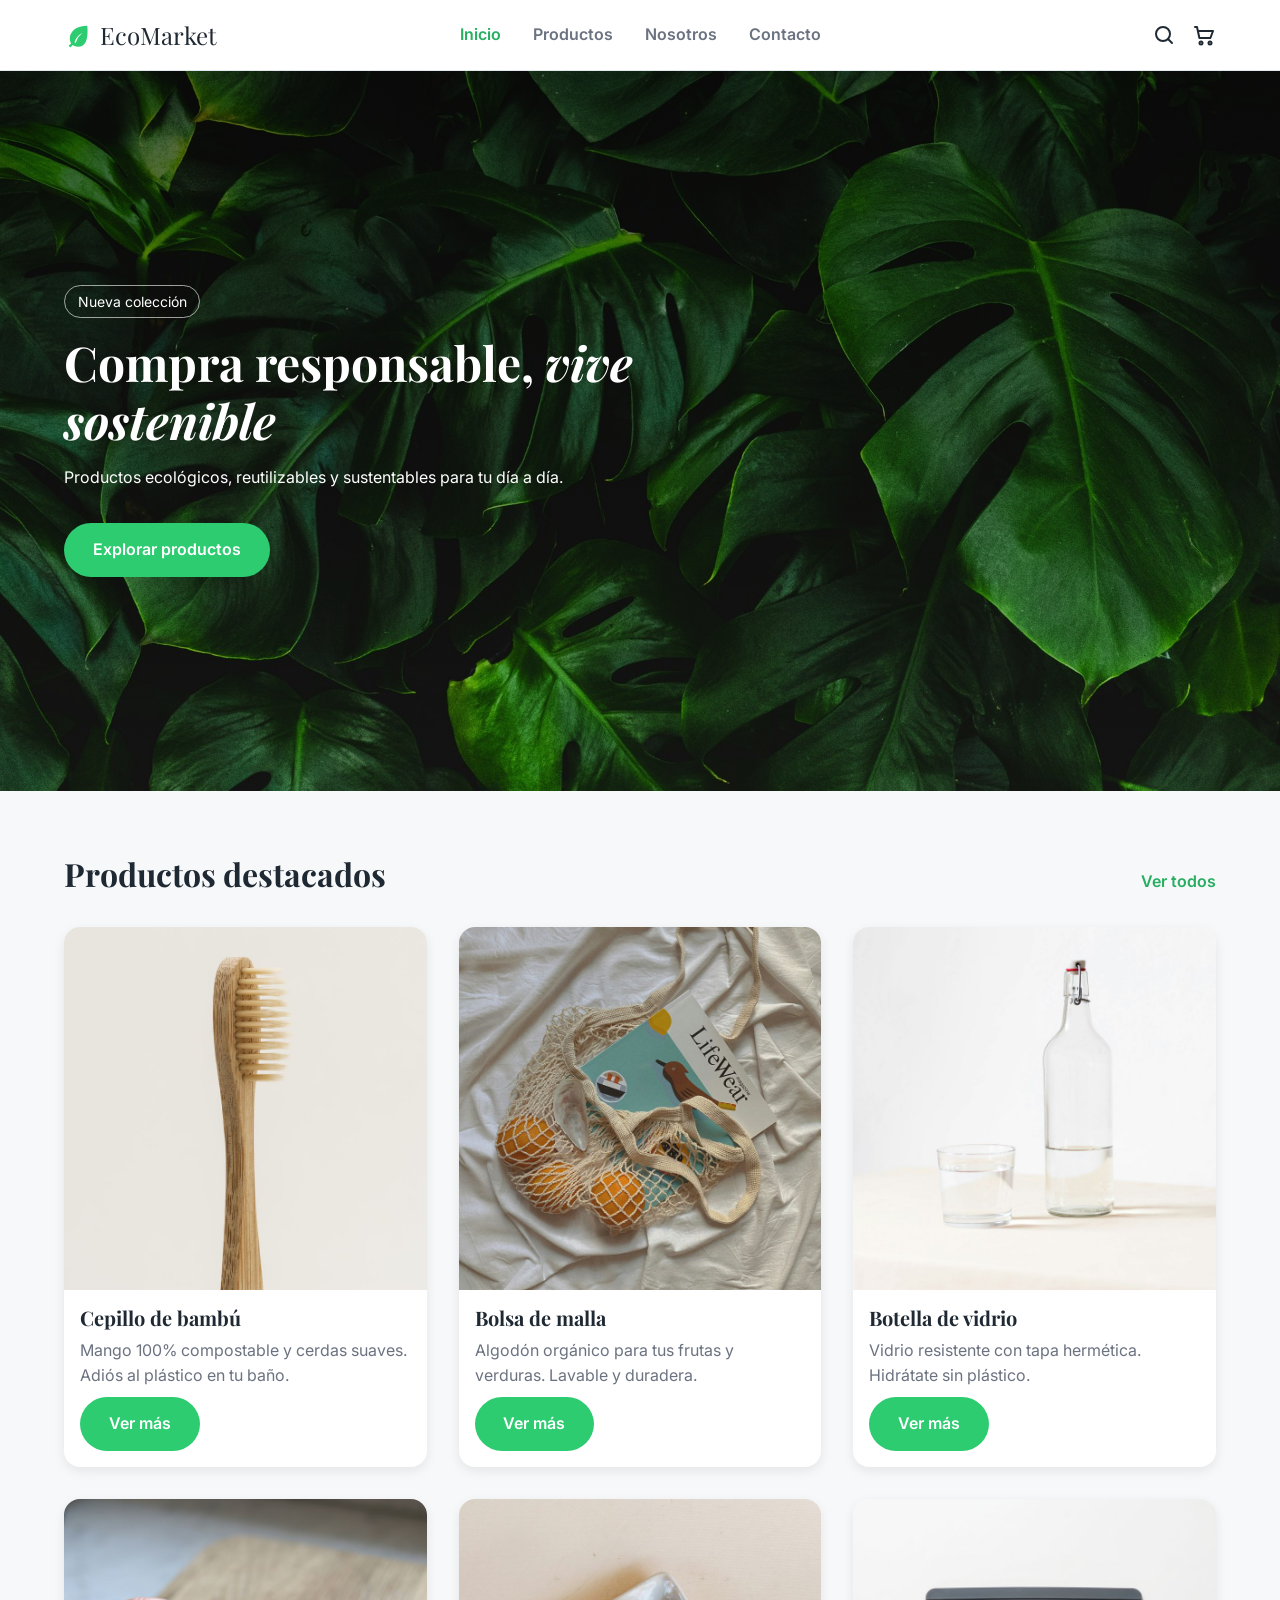
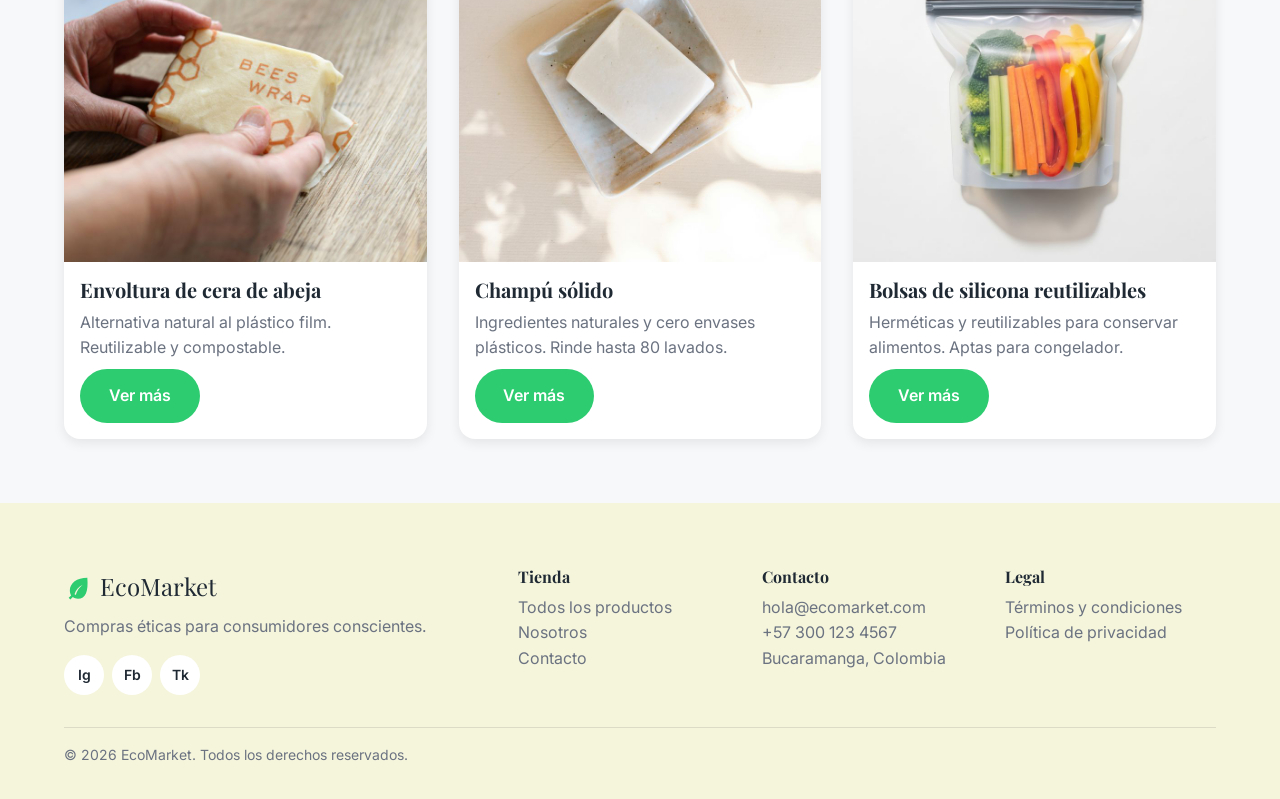
<file: index.html>
<!DOCTYPE html>
<html lang="es">
<head>
    <meta charset="UTF-8">
    <meta name="viewport" content="width=device-width, initial-scale=1.0">
    <title>EcoMarket | Inicio</title>
    <link rel="preconnect" href="https://fonts.googleapis.com">
    <link rel="preconnect" href="https://fonts.gstatic.com" crossorigin>
    <link href="https://fonts.googleapis.com/css2?family=Inter:wght@400;600;700&family=Playfair+Display:ital,wght@0,700;1,700&display=swap" rel="stylesheet">
    <link rel="stylesheet" href="css/main.css">
    <link rel="stylesheet" href="css/layout.css">
    <link rel="stylesheet" href="css/components.css">
    <link rel="stylesheet" href="css/animations.css">
</head>
<body>
    <header class="cabecera">
        <a href="index.html" class="logo">
            <img src="img/icons/hoja.svg" alt="">
            EcoMarket
        </a>

        <nav class="menu">
            <ul>
                <li><a href="index.html" class="activo">Inicio</a></li>
                <li><a href="views/productos.html">Productos</a></li>
                <li><a href="views/sobre-nosotros.html">Nosotros</a></li>
                <li><a href="views/contacto.html">Contacto</a></li>
            </ul>
        </nav>

        <div class="accesos">
            <a href="views/productos.html"><img src="img/icons/buscar.svg" alt="Buscar"></a>
            <a href="#"><img src="img/icons/carrito.svg" alt="Carrito"></a>
        </div>
    </header>

    <main>
        <section class="hero">
            <div class="hero-contenido">
                <span class="hero-insignia">Nueva colección</span>
                <h1>Compra responsable, <em>vive sostenible</em></h1>
                <p>Productos ecológicos, reutilizables y sustentables para tu día a día.</p>
                <a href="views/productos.html" class="btn">Explorar productos</a>
            </div>
        </section>

        <section class="destacados">
            <div class="destacados-encabezado">
                <h2>Productos destacados</h2>
                <a href="views/productos.html">Ver todos</a>
            </div>

            <div class="destacados-grid">
                <article class="tarjeta">
                    <img src="img/products/cepillo.jpg" alt="Cepillo de dientes de bambú">
                    <div class="tarjeta-cuerpo">
                        <h3>Cepillo de bambú</h3>
                        <p>Mango 100% compostable y cerdas suaves. Adiós al plástico en tu baño.</p>
                        <a href="views/productos.html" class="btn">Ver más</a>
                    </div>
                </article>

                <article class="tarjeta">
                    <img src="img/products/malla.jpg" alt="Bolsa de malla de algodón con naranjas">
                    <div class="tarjeta-cuerpo">
                        <h3>Bolsa de malla</h3>
                        <p>Algodón orgánico para tus frutas y verduras. Lavable y duradera.</p>
                        <a href="views/productos.html" class="btn">Ver más</a>
                    </div>
                </article>

                <article class="tarjeta">
                    <img src="img/products/botella.jpg" alt="Botella de vidrio con tapa hermética">
                    <div class="tarjeta-cuerpo">
                        <h3>Botella de vidrio</h3>
                        <p>Vidrio resistente con tapa hermética. Hidrátate sin plástico.</p>
                        <a href="views/productos.html" class="btn">Ver más</a>
                    </div>
                </article>

                <article class="tarjeta">
                    <img src="img/products/envoltura.jpg" alt="Envoltura de cera de abeja sobre una tabla de madera">
                    <div class="tarjeta-cuerpo">
                        <h3>Envoltura de cera de abeja</h3>
                        <p>Alternativa natural al plástico film. Reutilizable y compostable.</p>
                        <a href="views/productos.html" class="btn">Ver más</a>
                    </div>
                </article>

                <article class="tarjeta">
                    <img src="img/products/shampoo.jpg" alt="Barra de champú sólido en una jabonera">
                    <div class="tarjeta-cuerpo">
                        <h3>Champú sólido</h3>
                        <p>Ingredientes naturales y cero envases plásticos. Rinde hasta 80 lavados.</p>
                        <a href="views/productos.html" class="btn">Ver más</a>
                    </div>
                </article>

                <article class="tarjeta">
                    <img src="img/products/bolsa.jpg" alt="Bolsa de silicona reutilizable con verduras">
                    <div class="tarjeta-cuerpo">
                        <h3>Bolsas de silicona reutilizables</h3>
                        <p>Herméticas y reutilizables para conservar alimentos. Aptas para congelador.</p>
                        <a href="views/productos.html" class="btn">Ver más</a>
                    </div>
                </article>
            </div>
        </section>
    </main>

    <footer class="pie">
        <div class="pie-grid">
            <div class="pie-marca">
                <a href="index.html" class="logo">
                    <img src="img/icons/hoja.svg" alt="">
                    EcoMarket
                </a>
                <p>Compras éticas para consumidores conscientes.</p>
                <div class="redes">
                    <a href="https://instagram.com" target="_blank">Ig</a>
                    <a href="https://facebook.com" target="_blank">Fb</a>
                    <a href="https://tiktok.com" target="_blank">Tk</a>
                </div>
            </div>

            <div>
                <h3>Tienda</h3>
                <ul>
                    <li><a href="views/productos.html">Todos los productos</a></li>
                    <li><a href="views/sobre-nosotros.html">Nosotros</a></li>
                    <li><a href="views/contacto.html">Contacto</a></li>
                </ul>
            </div>

            <div>
                <h3>Contacto</h3>
                <ul>
                    <li>hola@ecomarket.com</li>
                    <li>+57 300 123 4567</li>
                    <li>Bucaramanga, Colombia</li>
                </ul>
            </div>

            <div>
                <h3>Legal</h3>
                <ul>
                    <li><a href="#">Términos y condiciones</a></li>
                    <li><a href="#">Política de privacidad</a></li>
                </ul>
            </div>
        </div>

        <p class="pie-copy">© 2026 EcoMarket. Todos los derechos reservados.</p>
    </footer>
</body>
</html>
</file>
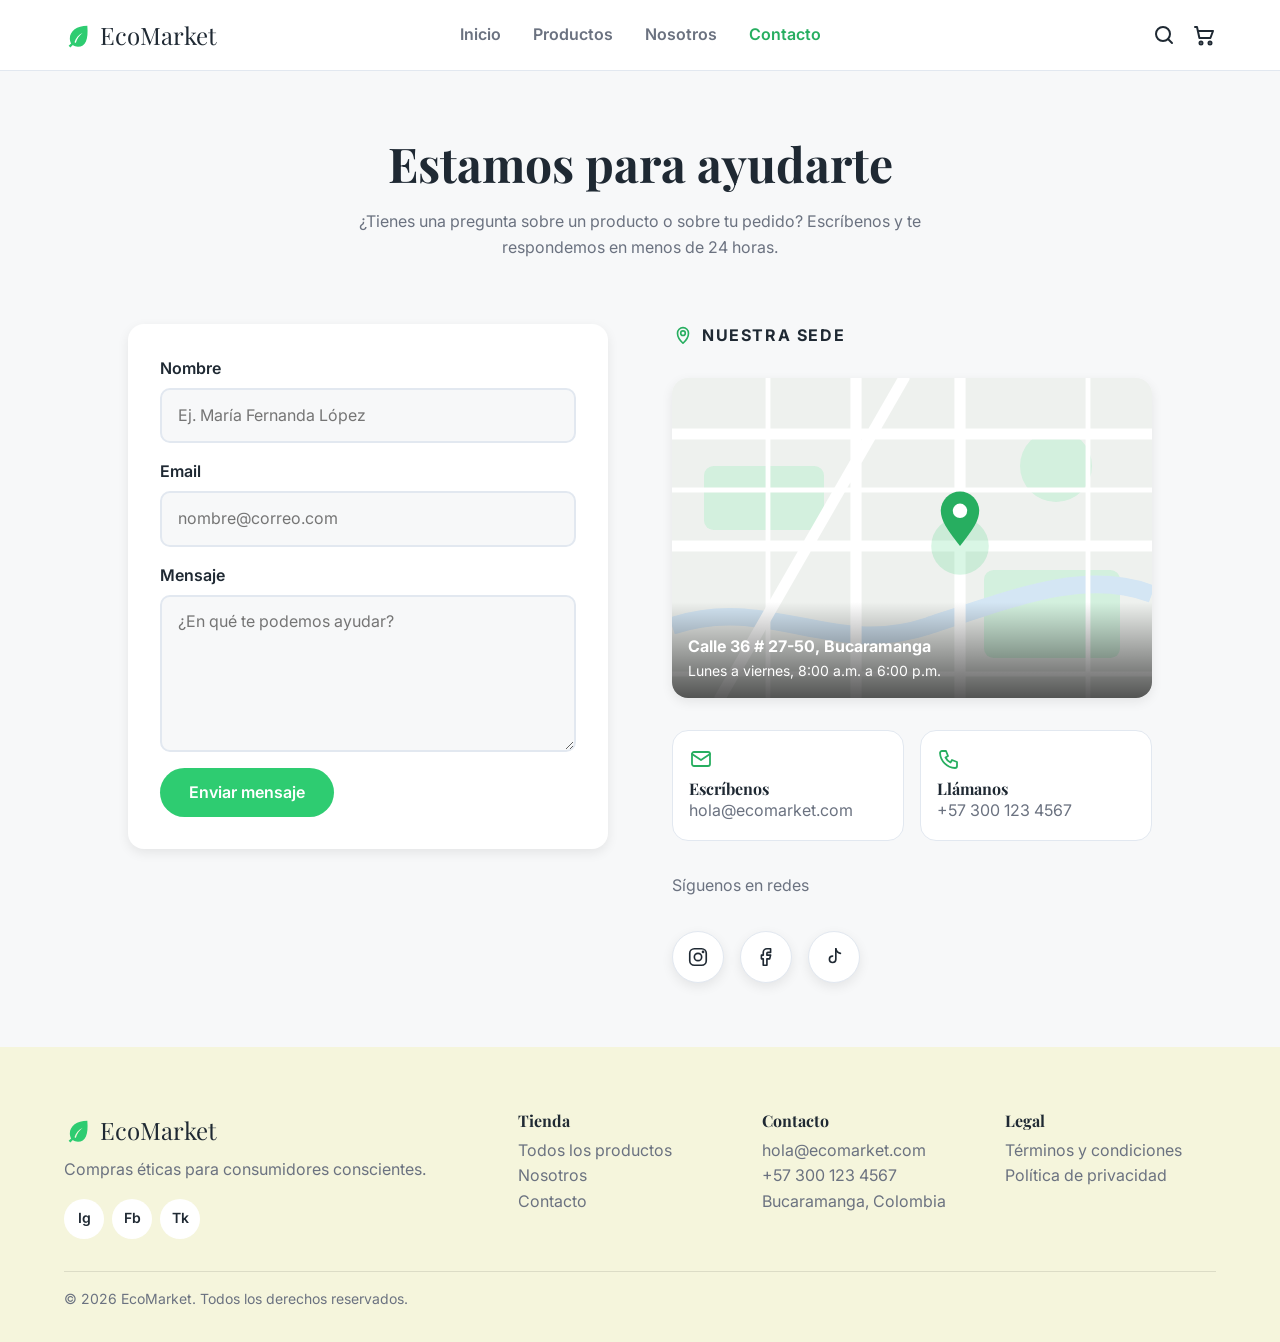
<file: views/contacto.html>
<!DOCTYPE html>
<html lang="es">
<head>
    <meta charset="UTF-8">
    <meta name="viewport" content="width=device-width, initial-scale=1.0">
    <title>EcoMarket | Contacto</title>
    <link rel="preconnect" href="https://fonts.googleapis.com">
    <link rel="preconnect" href="https://fonts.gstatic.com" crossorigin>
    <link href="https://fonts.googleapis.com/css2?family=Inter:wght@400;600;700&family=Playfair+Display:ital,wght@0,700;1,700&display=swap" rel="stylesheet">
    <link rel="stylesheet" href="../css/main.css">
    <link rel="stylesheet" href="../css/layout.css">
    <link rel="stylesheet" href="../css/components.css">
    <link rel="stylesheet" href="../css/animations.css">
</head>
<body>
    <header class="cabecera">
        <a href="../index.html" class="logo">
            <img src="../img/icons/hoja.svg" alt="">
            EcoMarket
        </a>

        <nav class="menu">
            <ul>
                <li><a href="../index.html">Inicio</a></li>
                <li><a href="productos.html">Productos</a></li>
                <li><a href="sobre-nosotros.html">Nosotros</a></li>
                <li><a href="contacto.html" class="activo">Contacto</a></li>
            </ul>
        </nav>

        <div class="accesos">
            <a href="productos.html"><img src="../img/icons/buscar.svg" alt="Buscar"></a>
            <a href="#"><img src="../img/icons/carrito.svg" alt="Carrito"></a>
        </div>
    </header>

    <main class="contacto">
        <div class="contacto-encabezado">
            <h1>Estamos para ayudarte</h1>
            <p>¿Tienes una pregunta sobre un producto o sobre tu pedido? Escríbenos y te respondemos en menos de 24 horas.</p>
        </div>

        <div class="contacto-grid">
            <form class="formulario" action="#">
                <div class="campo">
                    <label for="nombre">Nombre</label>
                    <input type="text" id="nombre" name="nombre" placeholder="Ej. María Fernanda López" required minlength="3">
                    <span class="campo-error">Escribe tu nombre, mínimo 3 letras.</span>
                </div>

                <div class="campo">
                    <label for="email">Email</label>
                    <input type="email" id="email" name="email" placeholder="nombre@correo.com" required>
                    <span class="campo-error">Escribe un correo válido, por ejemplo nombre@correo.com.</span>
                </div>

                <div class="campo">
                    <label for="mensaje">Mensaje</label>
                    <textarea id="mensaje" name="mensaje" rows="5" placeholder="¿En qué te podemos ayudar?" required minlength="10"></textarea>
                    <span class="campo-error">Cuéntanos un poco más, mínimo 10 caracteres.</span>
                </div>

                <button type="submit" class="btn">Enviar mensaje</button>
            </form>

            <div class="contacto-info">
                <h2 class="contacto-sede">
                    <img src="../img/icons/local.svg" alt="">
                    Nuestra sede
                </h2>

                <div class="mapa">
                    <img src="../img/hero/mapa.svg" alt="Mapa con la ubicación de EcoMarket en Bucaramanga">
                    <div class="mapa-direccion">
                        <strong>Calle 36 # 27-50, Bucaramanga</strong>
                        <span>Lunes a viernes, 8:00 a.m. a 6:00 p.m.</span>
                    </div>
                </div>

                <div class="contacto-datos">
                    <div class="dato">
                        <img src="../img/icons/correo.svg" alt="">
                        <h3>Escríbenos</h3>
                        <p>hola@ecomarket.com</p>
                    </div>

                    <div class="dato">
                        <img src="../img/icons/telefono.svg" alt="">
                        <h3>Llámanos</h3>
                        <p>+57 300 123 4567</p>
                    </div>
                </div>

                <p class="contacto-redes-texto">Síguenos en redes</p>
                <div class="redes-sociales">
                    <a href="https://instagram.com" target="_blank" aria-label="Instagram"><img src="../img/icons/instagram.svg" alt=""></a>
                    <a href="https://facebook.com" target="_blank" aria-label="Facebook"><img src="../img/icons/facebook.svg" alt=""></a>
                    <a href="https://tiktok.com" target="_blank" aria-label="TikTok"><img src="../img/icons/tiktok.svg" alt=""></a>
                </div>
            </div>
        </div>
    </main>

    <footer class="pie">
        <div class="pie-grid">
            <div class="pie-marca">
                <a href="../index.html" class="logo">
                    <img src="../img/icons/hoja.svg" alt="">
                    EcoMarket
                </a>
                <p>Compras éticas para consumidores conscientes.</p>
                <div class="redes">
                    <a href="https://instagram.com" target="_blank">Ig</a>
                    <a href="https://facebook.com" target="_blank">Fb</a>
                    <a href="https://tiktok.com" target="_blank">Tk</a>
                </div>
            </div>

            <div>
                <h3>Tienda</h3>
                <ul>
                    <li><a href="productos.html">Todos los productos</a></li>
                    <li><a href="sobre-nosotros.html">Nosotros</a></li>
                    <li><a href="contacto.html">Contacto</a></li>
                </ul>
            </div>

            <div>
                <h3>Contacto</h3>
                <ul>
                    <li>hola@ecomarket.com</li>
                    <li>+57 300 123 4567</li>
                    <li>Bucaramanga, Colombia</li>
                </ul>
            </div>

            <div>
                <h3>Legal</h3>
                <ul>
                    <li><a href="#">Términos y condiciones</a></li>
                    <li><a href="#">Política de privacidad</a></li>
                </ul>
            </div>
        </div>

        <p class="pie-copy">© 2026 EcoMarket. Todos los derechos reservados.</p>
    </footer>
</body>
</html>
</file>
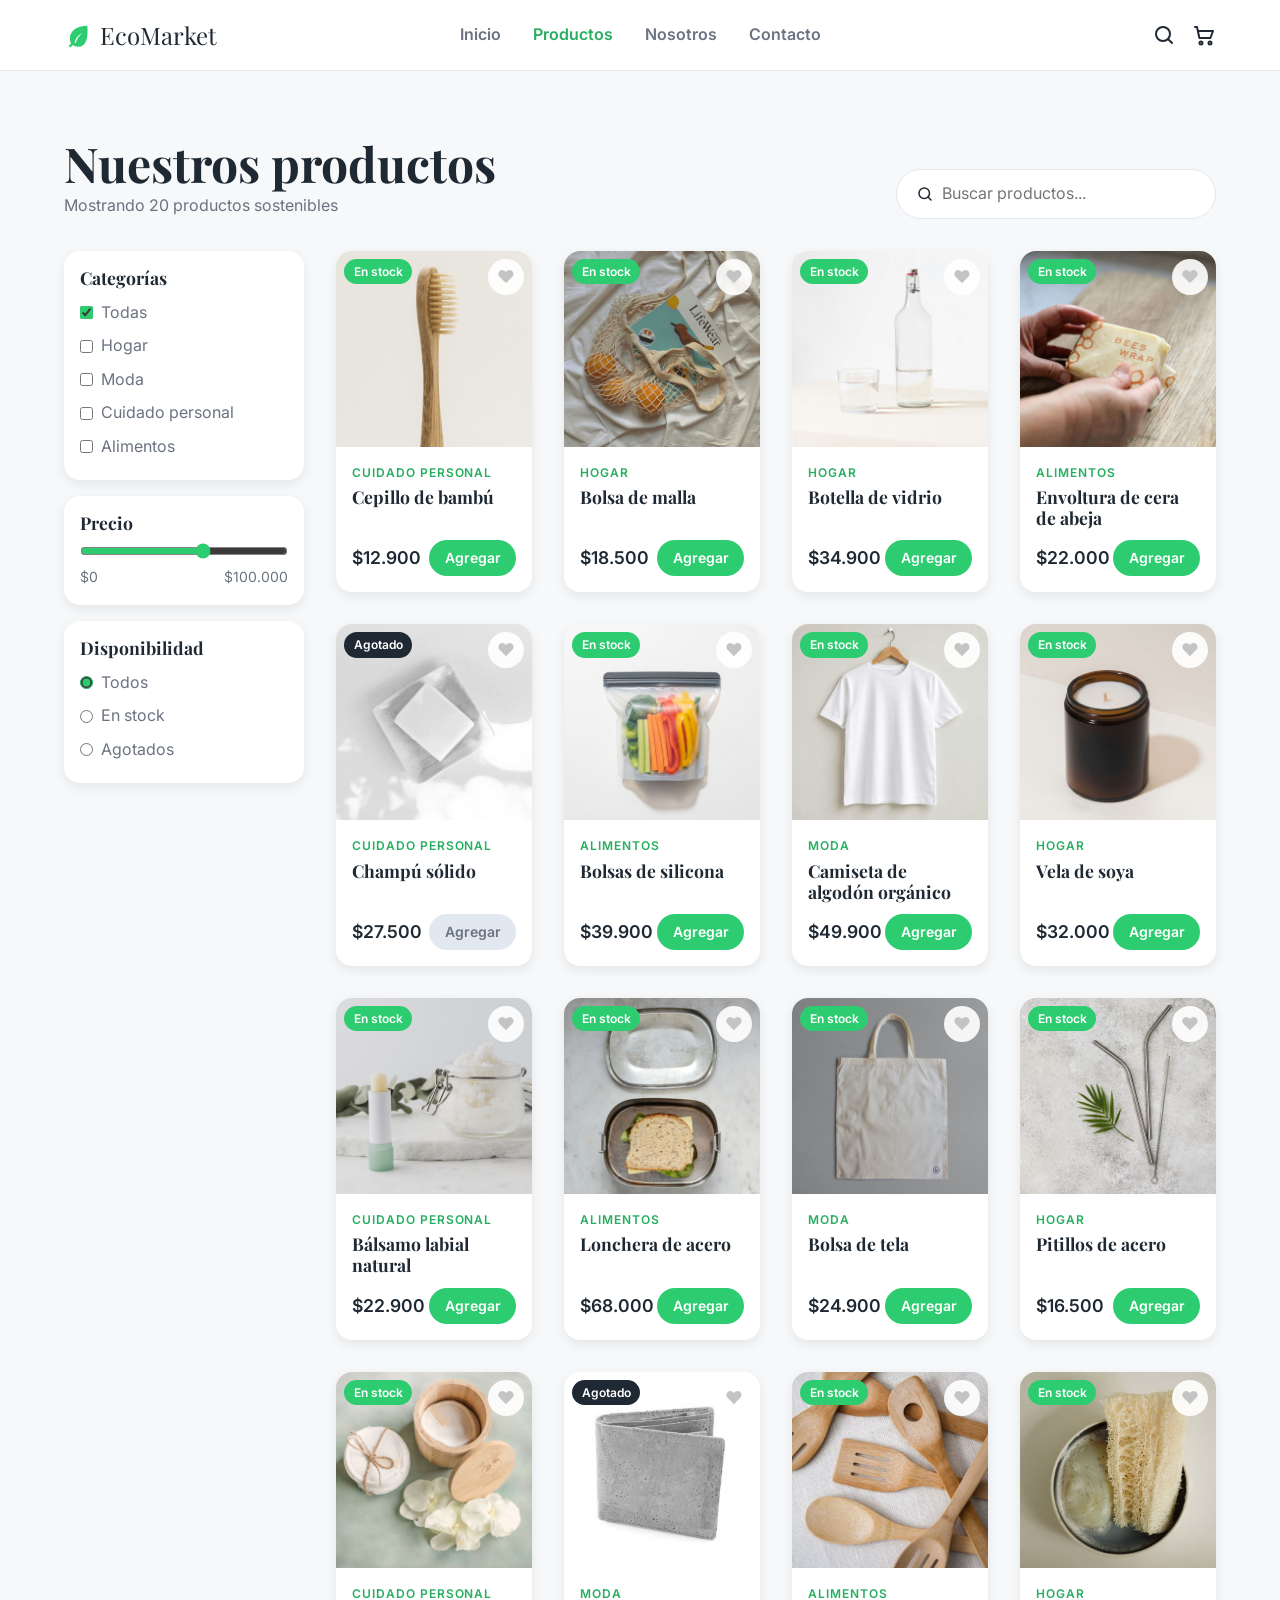
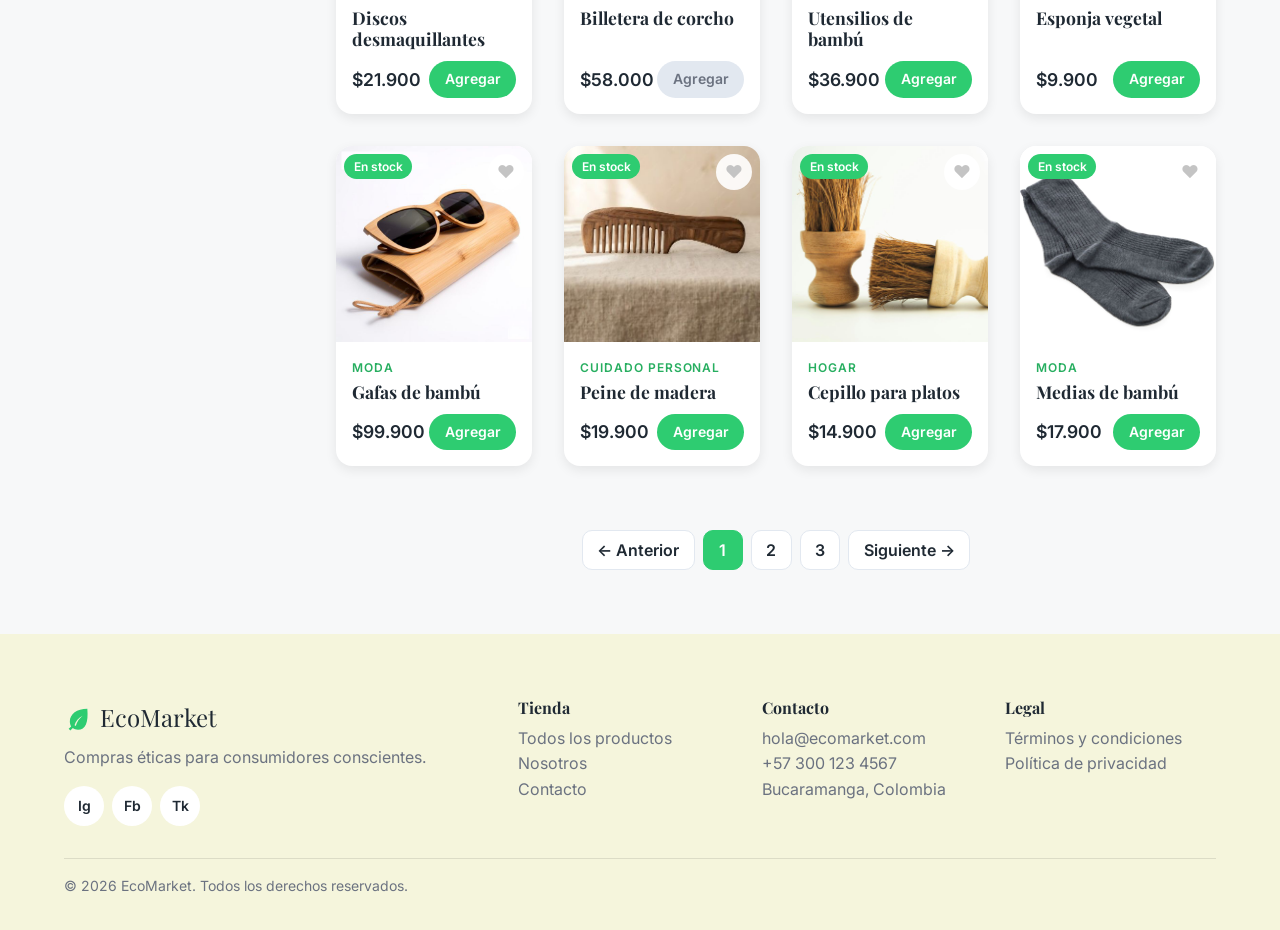
<file: views/productos.html>
<!DOCTYPE html>
<html lang="es">
<head>
    <meta charset="UTF-8">
    <meta name="viewport" content="width=device-width, initial-scale=1.0">
    <title>EcoMarket | Productos</title>
    <link rel="preconnect" href="https://fonts.googleapis.com">
    <link rel="preconnect" href="https://fonts.gstatic.com" crossorigin>
    <link href="https://fonts.googleapis.com/css2?family=Inter:wght@400;600;700&family=Playfair+Display:ital,wght@0,700;1,700&display=swap" rel="stylesheet">
    <link rel="stylesheet" href="../css/main.css">
    <link rel="stylesheet" href="../css/layout.css">
    <link rel="stylesheet" href="../css/components.css">
    <link rel="stylesheet" href="../css/animations.css">
</head>
<body>
    <header class="cabecera">
        <a href="../index.html" class="logo">
            <img src="../img/icons/hoja.svg" alt="">
            EcoMarket
        </a>

        <nav class="menu">
            <ul>
                <li><a href="../index.html">Inicio</a></li>
                <li><a href="productos.html" class="activo">Productos</a></li>
                <li><a href="sobre-nosotros.html">Nosotros</a></li>
                <li><a href="contacto.html">Contacto</a></li>
            </ul>
        </nav>

        <div class="accesos">
            <a href="productos.html"><img src="../img/icons/buscar.svg" alt="Buscar"></a>
            <a href="#"><img src="../img/icons/carrito.svg" alt="Carrito"></a>
        </div>
    </header>

    <main class="catalogo">
        <div class="catalogo-encabezado">
            <div>
                <h1>Nuestros productos</h1>
                <p>Mostrando 20 productos sostenibles</p>
            </div>

            <label class="buscador">
                <img src="../img/icons/buscar.svg" alt="">
                <input type="search" placeholder="Buscar productos..." aria-label="Buscar productos">
            </label>
        </div>

        <div class="catalogo-contenido">
            <aside class="filtros">
                <div class="filtro">
                    <h2>Categorías</h2>
                    <label><input type="checkbox" checked> Todas</label>
                    <label><input type="checkbox"> Hogar</label>
                    <label><input type="checkbox"> Moda</label>
                    <label><input type="checkbox"> Cuidado personal</label>
                    <label><input type="checkbox"> Alimentos</label>
                </div>

                <div class="filtro">
                    <h2>Precio</h2>
                    <input type="range" min="0" max="100000" value="60000" aria-label="Precio máximo">
                    <div class="filtro-precios">
                        <span>$0</span>
                        <span>$100.000</span>
                    </div>
                </div>

                <div class="filtro">
                    <h2>Disponibilidad</h2>
                    <label><input type="radio" name="stock" checked> Todos</label>
                    <label><input type="radio" name="stock"> En stock</label>
                    <label><input type="radio" name="stock"> Agotados</label>
                </div>
            </aside>

            <div>
                <div class="productos-grid">
                    <article class="producto" id="p1">
                        <div class="producto-imagen">
                            <img src="../img/products/cepillo.jpg" alt="Cepillo de dientes de bambú">
                            <span class="etiqueta">En stock</span>
                            <a href="#p1" class="favorito" aria-label="Agregar a favoritos">♥</a>
                        </div>
                        <div class="producto-info">
                            <span class="producto-categoria">Cuidado personal</span>
                            <h3>Cepillo de bambú</h3>
                            <div class="producto-pie">
                                <span class="precio">$12.900</span>
                                <a href="#" class="btn btn-pequeno">Agregar</a>
                            </div>
                        </div>
                    </article>

                    <article class="producto" id="p2">
                        <div class="producto-imagen">
                            <img src="../img/products/malla.jpg" alt="Bolsa de malla de algodón con naranjas">
                            <span class="etiqueta">En stock</span>
                            <a href="#p2" class="favorito" aria-label="Agregar a favoritos">♥</a>
                        </div>
                        <div class="producto-info">
                            <span class="producto-categoria">Hogar</span>
                            <h3>Bolsa de malla</h3>
                            <div class="producto-pie">
                                <span class="precio">$18.500</span>
                                <a href="#" class="btn btn-pequeno">Agregar</a>
                            </div>
                        </div>
                    </article>

                    <article class="producto" id="p3">
                        <div class="producto-imagen">
                            <img src="../img/products/botella.jpg" alt="Botella de vidrio con tapa hermética">
                            <span class="etiqueta">En stock</span>
                            <a href="#p3" class="favorito" aria-label="Agregar a favoritos">♥</a>
                        </div>
                        <div class="producto-info">
                            <span class="producto-categoria">Hogar</span>
                            <h3>Botella de vidrio</h3>
                            <div class="producto-pie">
                                <span class="precio">$34.900</span>
                                <a href="#" class="btn btn-pequeno">Agregar</a>
                            </div>
                        </div>
                    </article>

                    <article class="producto" id="p4">
                        <div class="producto-imagen">
                            <img src="../img/products/envoltura.jpg" alt="Envoltura de cera de abeja sobre una tabla de madera">
                            <span class="etiqueta">En stock</span>
                            <a href="#p4" class="favorito" aria-label="Agregar a favoritos">♥</a>
                        </div>
                        <div class="producto-info">
                            <span class="producto-categoria">Alimentos</span>
                            <h3>Envoltura de cera de abeja</h3>
                            <div class="producto-pie">
                                <span class="precio">$22.000</span>
                                <a href="#" class="btn btn-pequeno">Agregar</a>
                            </div>
                        </div>
                    </article>

                    <article class="producto agotado" id="p5">
                        <div class="producto-imagen">
                            <img src="../img/products/shampoo.jpg" alt="Barra de champú sólido en una jabonera">
                            <span class="etiqueta agotado">Agotado</span>
                            <a href="#p5" class="favorito" aria-label="Agregar a favoritos">♥</a>
                        </div>
                        <div class="producto-info">
                            <span class="producto-categoria">Cuidado personal</span>
                            <h3>Champú sólido</h3>
                            <div class="producto-pie">
                                <span class="precio">$27.500</span>
                                <a href="#" class="btn btn-pequeno">Agregar</a>
                            </div>
                        </div>
                    </article>

                    <article class="producto" id="p6">
                        <div class="producto-imagen">
                            <img src="../img/products/bolsa.jpg" alt="Bolsa de silicona reutilizable con verduras">
                            <span class="etiqueta">En stock</span>
                            <a href="#p6" class="favorito" aria-label="Agregar a favoritos">♥</a>
                        </div>
                        <div class="producto-info">
                            <span class="producto-categoria">Alimentos</span>
                            <h3>Bolsas de silicona</h3>
                            <div class="producto-pie">
                                <span class="precio">$39.900</span>
                                <a href="#" class="btn btn-pequeno">Agregar</a>
                            </div>
                        </div>
                    </article>

                    <article class="producto" id="p7">
                        <div class="producto-imagen">
                            <img src="../img/products/camiseta.jpg" alt="Camiseta blanca de algodón orgánico en un gancho">
                            <span class="etiqueta">En stock</span>
                            <a href="#p7" class="favorito" aria-label="Agregar a favoritos">♥</a>
                        </div>
                        <div class="producto-info">
                            <span class="producto-categoria">Moda</span>
                            <h3>Camiseta de algodón orgánico</h3>
                            <div class="producto-pie">
                                <span class="precio">$49.900</span>
                                <a href="#" class="btn btn-pequeno">Agregar</a>
                            </div>
                        </div>
                    </article>

                    <article class="producto" id="p8">
                        <div class="producto-imagen">
                            <img src="../img/products/vela.jpg" alt="Vela de soya en frasco de vidrio ámbar">
                            <span class="etiqueta">En stock</span>
                            <a href="#p8" class="favorito" aria-label="Agregar a favoritos">♥</a>
                        </div>
                        <div class="producto-info">
                            <span class="producto-categoria">Hogar</span>
                            <h3>Vela de soya</h3>
                            <div class="producto-pie">
                                <span class="precio">$32.000</span>
                                <a href="#" class="btn btn-pequeno">Agregar</a>
                            </div>
                        </div>
                    </article>

                    <article class="producto" id="p9">
                        <div class="producto-imagen">
                            <img src="../img/products/balsamo.jpg" alt="Bálsamo labial natural junto a un frasco de manteca">
                            <span class="etiqueta">En stock</span>
                            <a href="#p9" class="favorito" aria-label="Agregar a favoritos">♥</a>
                        </div>
                        <div class="producto-info">
                            <span class="producto-categoria">Cuidado personal</span>
                            <h3>Bálsamo labial natural</h3>
                            <div class="producto-pie">
                                <span class="precio">$22.900</span>
                                <a href="#" class="btn btn-pequeno">Agregar</a>
                            </div>
                        </div>
                    </article>

                    <article class="producto" id="p10">
                        <div class="producto-imagen">
                            <img src="../img/products/lonchera.jpg" alt="Lonchera de acero inoxidable con un sándwich">
                            <span class="etiqueta">En stock</span>
                            <a href="#p10" class="favorito" aria-label="Agregar a favoritos">♥</a>
                        </div>
                        <div class="producto-info">
                            <span class="producto-categoria">Alimentos</span>
                            <h3>Lonchera de acero</h3>
                            <div class="producto-pie">
                                <span class="precio">$68.000</span>
                                <a href="#" class="btn btn-pequeno">Agregar</a>
                            </div>
                        </div>
                    </article>

                    <article class="producto" id="p11">
                        <div class="producto-imagen">
                            <img src="../img/products/tote.jpg" alt="Bolsa de tela de algodón">
                            <span class="etiqueta">En stock</span>
                            <a href="#p11" class="favorito" aria-label="Agregar a favoritos">♥</a>
                        </div>
                        <div class="producto-info">
                            <span class="producto-categoria">Moda</span>
                            <h3>Bolsa de tela</h3>
                            <div class="producto-pie">
                                <span class="precio">$24.900</span>
                                <a href="#" class="btn btn-pequeno">Agregar</a>
                            </div>
                        </div>
                    </article>

                    <article class="producto" id="p12">
                        <div class="producto-imagen">
                            <img src="../img/products/pitillo.jpg" alt="Pitillos de acero inoxidable con cepillo limpiador">
                            <span class="etiqueta">En stock</span>
                            <a href="#p12" class="favorito" aria-label="Agregar a favoritos">♥</a>
                        </div>
                        <div class="producto-info">
                            <span class="producto-categoria">Hogar</span>
                            <h3>Pitillos de acero</h3>
                            <div class="producto-pie">
                                <span class="precio">$16.500</span>
                                <a href="#" class="btn btn-pequeno">Agregar</a>
                            </div>
                        </div>
                    </article>

                    <article class="producto" id="p13">
                        <div class="producto-imagen">
                            <img src="../img/products/desmaquillante.jpg" alt="Discos desmaquillantes reutilizables en un frasco de bambú">
                            <span class="etiqueta">En stock</span>
                            <a href="#p13" class="favorito" aria-label="Agregar a favoritos">♥</a>
                        </div>
                        <div class="producto-info">
                            <span class="producto-categoria">Cuidado personal</span>
                            <h3>Discos desmaquillantes</h3>
                            <div class="producto-pie">
                                <span class="precio">$21.900</span>
                                <a href="#" class="btn btn-pequeno">Agregar</a>
                            </div>
                        </div>
                    </article>

                    <article class="producto agotado" id="p14">
                        <div class="producto-imagen">
                            <img src="../img/products/billetera.jpg" alt="Billetera de corcho">
                            <span class="etiqueta agotado">Agotado</span>
                            <a href="#p14" class="favorito" aria-label="Agregar a favoritos">♥</a>
                        </div>
                        <div class="producto-info">
                            <span class="producto-categoria">Moda</span>
                            <h3>Billetera de corcho</h3>
                            <div class="producto-pie">
                                <span class="precio">$58.000</span>
                                <a href="#" class="btn btn-pequeno">Agregar</a>
                            </div>
                        </div>
                    </article>

                    <article class="producto" id="p15">
                        <div class="producto-imagen">
                            <img src="../img/products/cubiertos.jpg" alt="Utensilios de cocina de bambú">
                            <span class="etiqueta">En stock</span>
                            <a href="#p15" class="favorito" aria-label="Agregar a favoritos">♥</a>
                        </div>
                        <div class="producto-info">
                            <span class="producto-categoria">Alimentos</span>
                            <h3>Utensilios de bambú</h3>
                            <div class="producto-pie">
                                <span class="precio">$36.900</span>
                                <a href="#" class="btn btn-pequeno">Agregar</a>
                            </div>
                        </div>
                    </article>

                    <article class="producto" id="p16">
                        <div class="producto-imagen">
                            <img src="../img/products/esponja.jpg" alt="Esponja vegetal de luffa">
                            <span class="etiqueta">En stock</span>
                            <a href="#p16" class="favorito" aria-label="Agregar a favoritos">♥</a>
                        </div>
                        <div class="producto-info">
                            <span class="producto-categoria">Hogar</span>
                            <h3>Esponja vegetal</h3>
                            <div class="producto-pie">
                                <span class="precio">$9.900</span>
                                <a href="#" class="btn btn-pequeno">Agregar</a>
                            </div>
                        </div>
                    </article>

                    <article class="producto" id="p17">
                        <div class="producto-imagen">
                            <img src="../img/products/gafas.jpg" alt="Gafas de sol de bambú sobre su estuche">
                            <span class="etiqueta">En stock</span>
                            <a href="#p17" class="favorito" aria-label="Agregar a favoritos">♥</a>
                        </div>
                        <div class="producto-info">
                            <span class="producto-categoria">Moda</span>
                            <h3>Gafas de bambú</h3>
                            <div class="producto-pie">
                                <span class="precio">$99.900</span>
                                <a href="#" class="btn btn-pequeno">Agregar</a>
                            </div>
                        </div>
                    </article>

                    <article class="producto" id="p18">
                        <div class="producto-imagen">
                            <img src="../img/products/peine.jpg" alt="Peine de madera">
                            <span class="etiqueta">En stock</span>
                            <a href="#p18" class="favorito" aria-label="Agregar a favoritos">♥</a>
                        </div>
                        <div class="producto-info">
                            <span class="producto-categoria">Cuidado personal</span>
                            <h3>Peine de madera</h3>
                            <div class="producto-pie">
                                <span class="precio">$19.900</span>
                                <a href="#" class="btn btn-pequeno">Agregar</a>
                            </div>
                        </div>
                    </article>

                    <article class="producto" id="p19">
                        <div class="producto-imagen">
                            <img src="../img/products/cepillo-platos.jpg" alt="Cepillos para platos de madera y fibra de coco">
                            <span class="etiqueta">En stock</span>
                            <a href="#p19" class="favorito" aria-label="Agregar a favoritos">♥</a>
                        </div>
                        <div class="producto-info">
                            <span class="producto-categoria">Hogar</span>
                            <h3>Cepillo para platos</h3>
                            <div class="producto-pie">
                                <span class="precio">$14.900</span>
                                <a href="#" class="btn btn-pequeno">Agregar</a>
                            </div>
                        </div>
                    </article>

                    <article class="producto" id="p20">
                        <div class="producto-imagen">
                            <img src="../img/products/medias.jpg" alt="Par de medias grises de fibra de bambú">
                            <span class="etiqueta">En stock</span>
                            <a href="#p20" class="favorito" aria-label="Agregar a favoritos">♥</a>
                        </div>
                        <div class="producto-info">
                            <span class="producto-categoria">Moda</span>
                            <h3>Medias de bambú</h3>
                            <div class="producto-pie">
                                <span class="precio">$17.900</span>
                                <a href="#" class="btn btn-pequeno">Agregar</a>
                            </div>
                        </div>
                    </article>
                </div>

                <nav class="paginacion" aria-label="Paginación">
                    <a href="#">← Anterior</a>
                    <a href="#" class="activa">1</a>
                    <a href="#">2</a>
                    <a href="#">3</a>
                    <a href="#">Siguiente →</a>
                </nav>
            </div>
        </div>
    </main>

    <footer class="pie">
        <div class="pie-grid">
            <div class="pie-marca">
                <a href="../index.html" class="logo">
                    <img src="../img/icons/hoja.svg" alt="">
                    EcoMarket
                </a>
                <p>Compras éticas para consumidores conscientes.</p>
                <div class="redes">
                    <a href="https://instagram.com" target="_blank">Ig</a>
                    <a href="https://facebook.com" target="_blank">Fb</a>
                    <a href="https://tiktok.com" target="_blank">Tk</a>
                </div>
            </div>

            <div>
                <h3>Tienda</h3>
                <ul>
                    <li><a href="productos.html">Todos los productos</a></li>
                    <li><a href="sobre-nosotros.html">Nosotros</a></li>
                    <li><a href="contacto.html">Contacto</a></li>
                </ul>
            </div>

            <div>
                <h3>Contacto</h3>
                <ul>
                    <li>hola@ecomarket.com</li>
                    <li>+57 300 123 4567</li>
                    <li>Bucaramanga, Colombia</li>
                </ul>
            </div>

            <div>
                <h3>Legal</h3>
                <ul>
                    <li><a href="#">Términos y condiciones</a></li>
                    <li><a href="#">Política de privacidad</a></li>
                </ul>
            </div>
        </div>

        <p class="pie-copy">© 2026 EcoMarket. Todos los derechos reservados.</p>
    </footer>
</body>
</html>
</file>
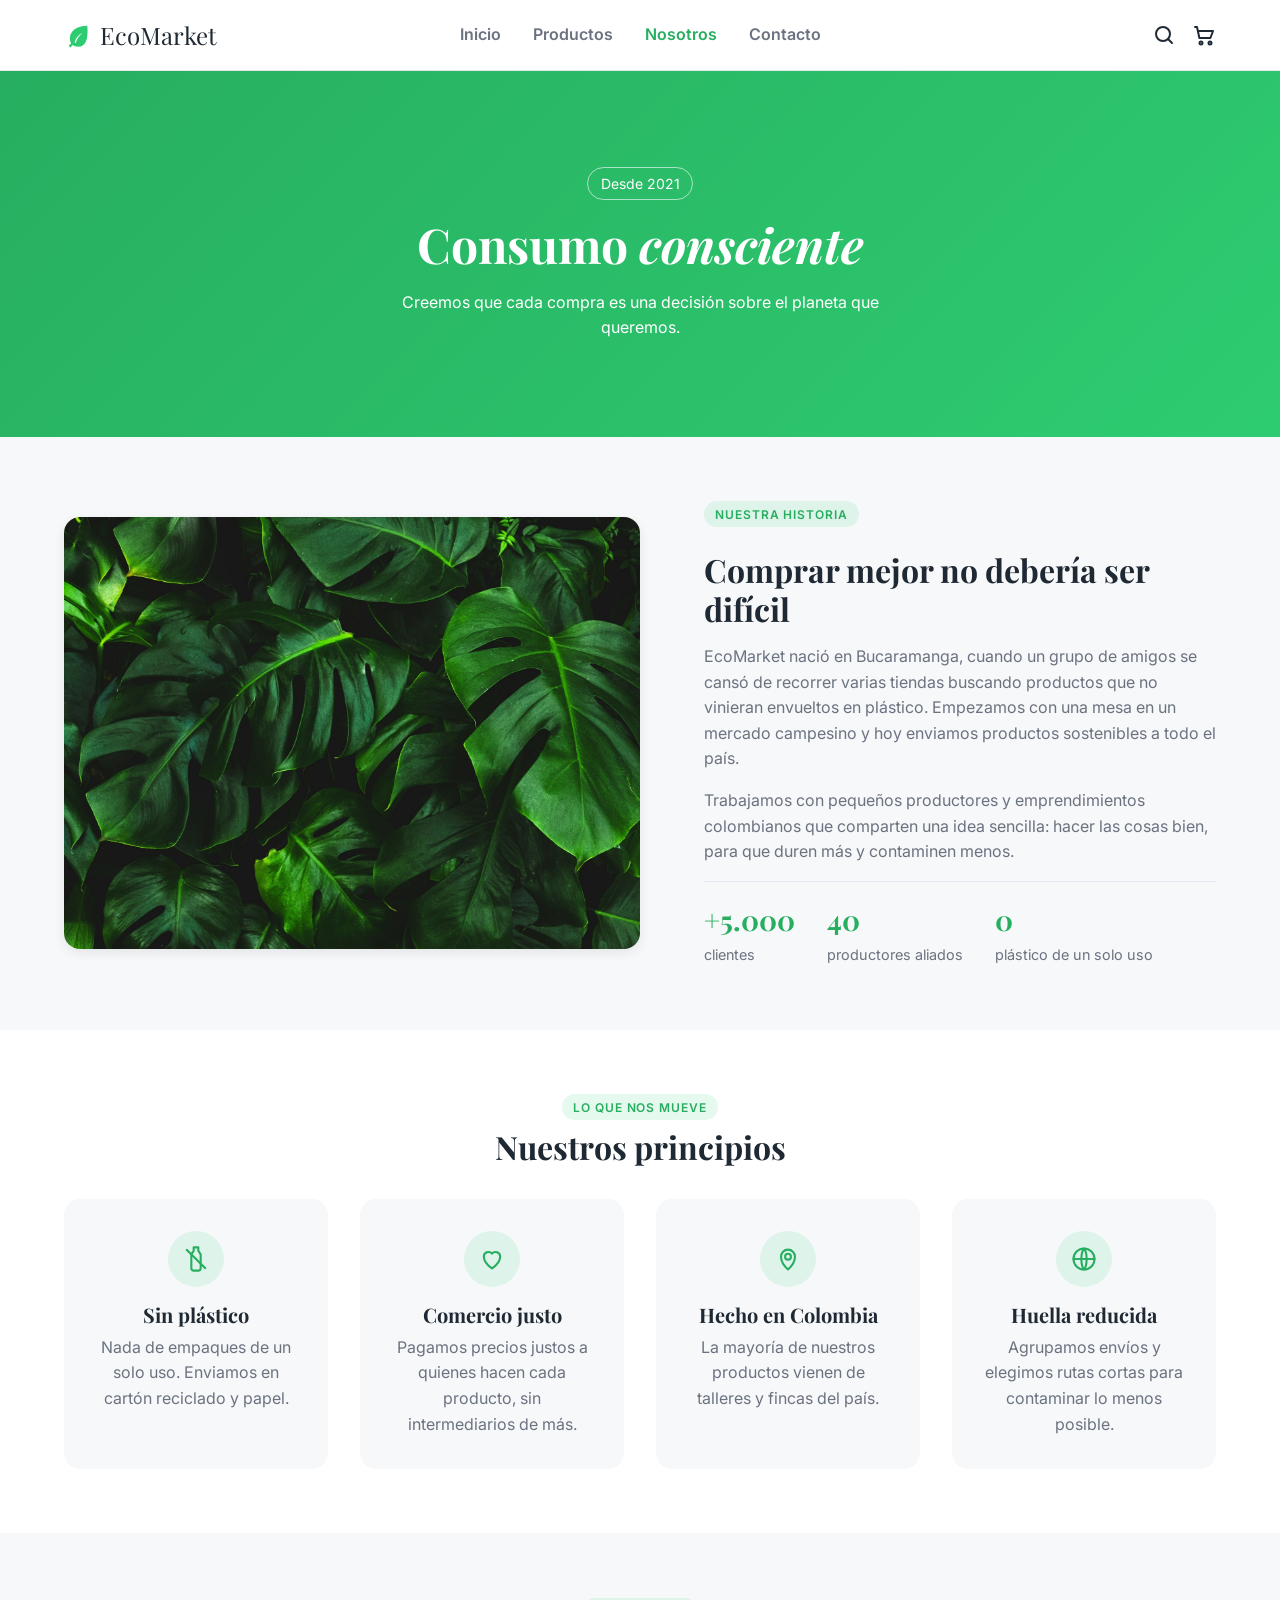
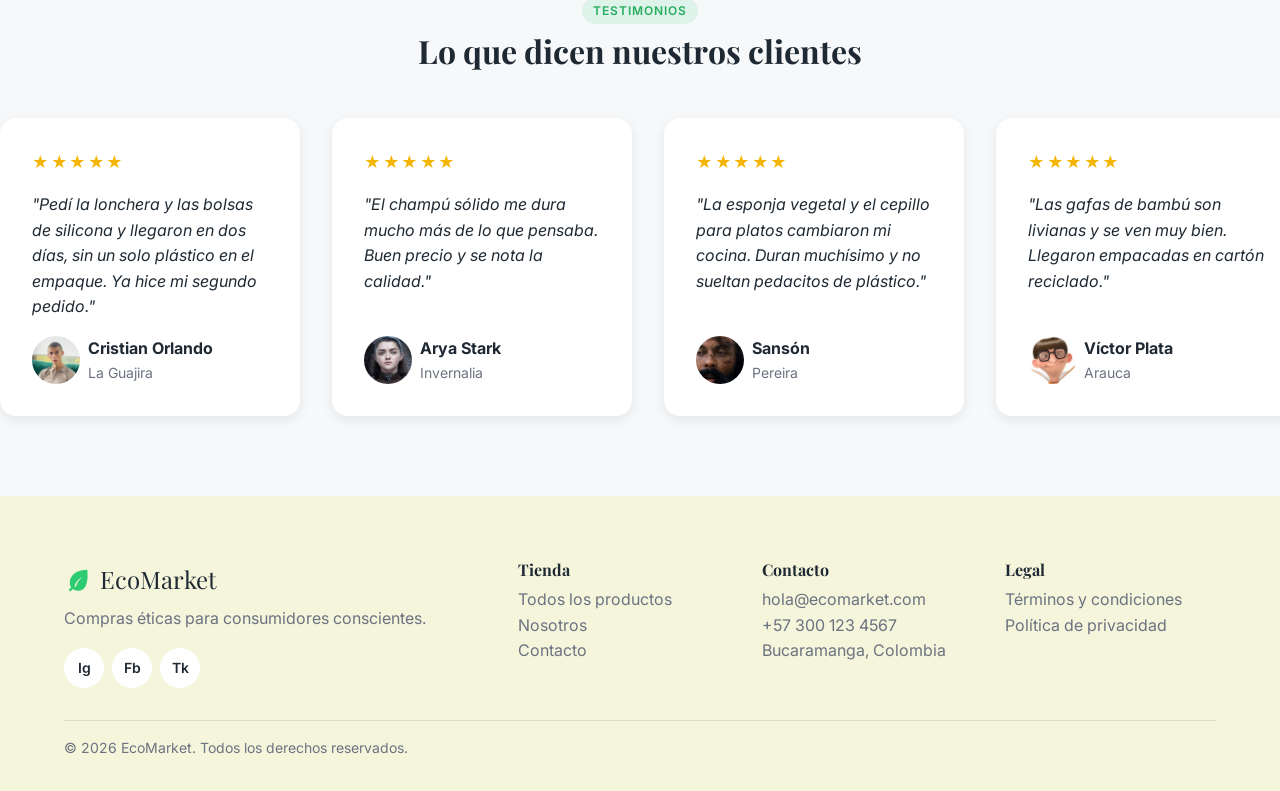
<file: views/sobre-nosotros.html>
<!DOCTYPE html>
<html lang="es">
<head>
    <meta charset="UTF-8">
    <meta name="viewport" content="width=device-width, initial-scale=1.0">
    <title>EcoMarket | Sobre nosotros</title>
    <link rel="preconnect" href="https://fonts.googleapis.com">
    <link rel="preconnect" href="https://fonts.gstatic.com" crossorigin>
    <link href="https://fonts.googleapis.com/css2?family=Inter:wght@400;600;700&family=Playfair+Display:ital,wght@0,700;1,700&display=swap" rel="stylesheet">
    <link rel="stylesheet" href="../css/main.css">
    <link rel="stylesheet" href="../css/layout.css">
    <link rel="stylesheet" href="../css/components.css">
    <link rel="stylesheet" href="../css/animations.css">
</head>
<body>
    <header class="cabecera">
        <a href="../index.html" class="logo">
            <img src="../img/icons/hoja.svg" alt="">
            EcoMarket
        </a>

        <nav class="menu">
            <ul>
                <li><a href="../index.html">Inicio</a></li>
                <li><a href="productos.html">Productos</a></li>
                <li><a href="sobre-nosotros.html" class="activo">Nosotros</a></li>
                <li><a href="contacto.html">Contacto</a></li>
            </ul>
        </nav>

        <div class="accesos">
            <a href="productos.html"><img src="../img/icons/buscar.svg" alt="Buscar"></a>
            <a href="#"><img src="../img/icons/carrito.svg" alt="Carrito"></a>
        </div>
    </header>

    <main>
        <section class="banner">
            <span class="hero-insignia">Desde 2021</span>
            <h1>Consumo <em>consciente</em></h1>
            <p>Creemos que cada compra es una decisión sobre el planeta que queremos.</p>
        </section>

        <section class="historia">
            <img src="../img/hero/hero.jpg" alt="Hojas verdes de una planta">
            <div class="historia-texto">
                <span class="seccion-etiqueta">Nuestra historia</span>
                <h2>Comprar mejor no debería ser difícil</h2>
                <p>EcoMarket nació en Bucaramanga, cuando un grupo de amigos se cansó de recorrer varias tiendas buscando productos que no vinieran envueltos en plástico. Empezamos con una mesa en un mercado campesino y hoy enviamos productos sostenibles a todo el país.</p>
                <p>Trabajamos con pequeños productores y emprendimientos colombianos que comparten una idea sencilla: hacer las cosas bien, para que duren más y contaminen menos.</p>

                <ul class="cifras">
                    <li><strong>+5.000</strong> clientes</li>
                    <li><strong>40</strong> productores aliados</li>
                    <li><strong>0</strong> plástico de un solo uso</li>
                </ul>
            </div>
        </section>

        <section class="principios">
            <span class="seccion-etiqueta">Lo que nos mueve</span>
            <h2>Nuestros principios</h2>

            <div class="principios-grid">
                <article class="principio">
                    <img src="../img/icons/sin-plastico.svg" alt="">
                    <h3>Sin plástico</h3>
                    <p>Nada de empaques de un solo uso. Enviamos en cartón reciclado y papel.</p>
                </article>

                <article class="principio">
                    <img src="../img/icons/comercio-justo.svg" alt="">
                    <h3>Comercio justo</h3>
                    <p>Pagamos precios justos a quienes hacen cada producto, sin intermediarios de más.</p>
                </article>

                <article class="principio">
                    <img src="../img/icons/local.svg" alt="">
                    <h3>Hecho en Colombia</h3>
                    <p>La mayoría de nuestros productos vienen de talleres y fincas del país.</p>
                </article>

                <article class="principio">
                    <img src="../img/icons/planeta.svg" alt="">
                    <h3>Huella reducida</h3>
                    <p>Agrupamos envíos y elegimos rutas cortas para contaminar lo menos posible.</p>
                </article>
            </div>
        </section>

        <section class="testimonios">
            <span class="seccion-etiqueta">Testimonios</span>
            <h2>Lo que dicen nuestros clientes</h2>

            <div class="carrusel">
                <div class="carrusel-pista">
                    <figure class="testimonio">
                        <span class="estrellas" role="img" aria-label="5 de 5 estrellas">★★★★★</span>
                        <p>"Pedí la lonchera y las bolsas de silicona y llegaron en dos días, sin un solo plástico en el empaque. Ya hice mi segundo pedido."</p>
                        <div class="testimonio-autor">
                            <img src="../img/testimonios/cristian.jpg" alt="Foto de Cristian Orlando">
                            <div>
                                <strong>Cristian Orlando</strong>
                                <span>La Guajira</span>
                            </div>
                        </div>
                    </figure>

                    <figure class="testimonio">
                        <span class="estrellas" role="img" aria-label="5 de 5 estrellas">★★★★★</span>
                        <p>"El champú sólido me dura mucho más de lo que pensaba. Buen precio y se nota la calidad."</p>
                        <div class="testimonio-autor">
                            <img src="../img/testimonios/arya.jpg" alt="Foto de Arya Stark">
                            <div>
                                <strong>Arya Stark</strong>
                                <span>Invernalia</span>
                            </div>
                        </div>
                    </figure>

                    <figure class="testimonio">
                        <span class="estrellas" role="img" aria-label="5 de 5 estrellas">★★★★★</span>
                        <p>"La esponja vegetal y el cepillo para platos cambiaron mi cocina. Duran muchísimo y no sueltan pedacitos de plástico."</p>
                        <div class="testimonio-autor">
                            <img src="../img/testimonios/samson.jpg" alt="Foto de Sansón">
                            <div>
                                <strong>Sansón</strong>
                                <span>Pereira</span>
                            </div>
                        </div>
                    </figure>

                    <figure class="testimonio">
                        <span class="estrellas" role="img" aria-label="5 de 5 estrellas">★★★★★</span>
                        <p>"Las gafas de bambú son livianas y se ven muy bien. Llegaron empacadas en cartón reciclado."</p>
                        <div class="testimonio-autor">
                            <img src="../img/testimonios/victor.jpg" alt="Foto de Víctor Plata">
                            <div>
                                <strong>Víctor Plata</strong>
                                <span>Arauca</span>
                            </div>
                        </div>
                    </figure>

                    <figure class="testimonio">
                        <span class="estrellas" role="img" aria-label="4 de 5 estrellas">★★★★☆</span>
                        <p>"Los discos desmaquillantes son suaves y fáciles de lavar. Ojalá pronto traigan más colores."</p>
                        <div class="testimonio-autor">
                            <img src="../img/testimonios/carlos.jpg" alt="Foto de Carlos de la Espriella">
                            <div>
                                <strong>Carlos de la Espriella</strong>
                                <span>Valledupar</span>
                            </div>
                        </div>
                    </figure>

                    <figure class="testimonio">
                        <span class="estrellas" role="img" aria-label="5 de 5 estrellas">★★★★★</span>
                        <p>"Compré la botella de vidrio para entrenar y no se me separa. No guarda olores y se lava facilito."</p>
                        <div class="testimonio-autor">
                            <img src="../img/testimonios/macka.jpg" alt="Foto de Mackalister Silva">
                            <div>
                                <strong>Mackalister Silva</strong>
                                <span>Bogotá</span>
                            </div>
                        </div>
                    </figure>

                    <figure class="testimonio">
                        <span class="estrellas" role="img" aria-label="5 de 5 estrellas">★★★★★</span>
                        <p>"Las medias de bambú son frescas y suaves, ideales para el calor. Ya pedí otro par."</p>
                        <div class="testimonio-autor">
                            <img src="../img/testimonios/andres.jpg" alt="Foto de Felipe Velasco">
                            <div>
                                <strong>Felipe Velasco</strong>
                                <span>Medellín</span>
                            </div>
                        </div>
                    </figure>

                    <figure class="testimonio">
                        <span class="estrellas" role="img" aria-label="5 de 5 estrellas">★★★★★</span>
                        <p>"Me encanta comprarles a productores de mi ciudad. La atención fue rapidísima y muy amable."</p>
                        <div class="testimonio-autor">
                            <img src="../img/testimonios/johana.jpg" alt="Foto de Johana Cepeda">
                            <div>
                                <strong>Johana Cepeda</strong>
                                <span>Bucaramanga</span>
                            </div>
                        </div>
                    </figure>

                    <figure class="testimonio">
                        <span class="estrellas" role="img" aria-label="5 de 5 estrellas">★★★★★</span>
                        <p>"Los pitillos de acero vienen con su cepillo para limpiarlos. Un detalle pequeño que hace la diferencia."</p>
                        <div class="testimonio-autor">
                            <img src="../img/testimonios/juan.jpg" alt="Foto de Juan David Paz">
                            <div>
                                <strong>Juan David Paz</strong>
                                <span>Cali</span>
                            </div>
                        </div>
                    </figure>

                    <figure class="testimonio">
                        <span class="estrellas" role="img" aria-label="4 de 5 estrellas">★★★★☆</span>
                        <p>"La vela de soya huele delicioso y dura bastante. El envío tardó un poco más de lo esperado."</p>
                        <div class="testimonio-autor">
                            <img src="../img/testimonios/vicky.jpg" alt="Foto de Vicky Dávila">
                            <div>
                                <strong>Vicky Dávila</strong>
                                <span>Buga</span>
                            </div>
                        </div>
                    </figure>

                    <figure class="testimonio" aria-hidden="true">
                        <span class="estrellas">★★★★★</span>
                        <p>"Pedí la lonchera y las bolsas de silicona y llegaron en dos días, sin un solo plástico en el empaque. Ya hice mi segundo pedido."</p>
                        <div class="testimonio-autor">
                            <img src="../img/testimonios/cristian.jpg" alt="">
                            <div>
                                <strong>Cristian Orlando</strong>
                                <span>La Guajira</span>
                            </div>
                        </div>
                    </figure>

                    <figure class="testimonio" aria-hidden="true">
                        <span class="estrellas">★★★★★</span>
                        <p>"El champú sólido me dura mucho más de lo que pensaba. Buen precio y se nota la calidad."</p>
                        <div class="testimonio-autor">
                            <img src="../img/testimonios/arya.jpg" alt="">
                            <div>
                                <strong>Arya Stark</strong>
                                <span>Invernalia</span>
                            </div>
                        </div>
                    </figure>

                    <figure class="testimonio" aria-hidden="true">
                        <span class="estrellas">★★★★★</span>
                        <p>"La esponja vegetal y el cepillo para platos cambiaron mi cocina. Duran muchísimo y no sueltan pedacitos de plástico."</p>
                        <div class="testimonio-autor">
                            <img src="../img/testimonios/samson.jpg" alt="">
                            <div>
                                <strong>Sansón</strong>
                                <span>Pereira</span>
                            </div>
                        </div>
                    </figure>

                    <figure class="testimonio" aria-hidden="true">
                        <span class="estrellas">★★★★★</span>
                        <p>"Las gafas de bambú son livianas y se ven muy bien. Llegaron empacadas en cartón reciclado."</p>
                        <div class="testimonio-autor">
                            <img src="../img/testimonios/victor.jpg" alt="">
                            <div>
                                <strong>Víctor Plata</strong>
                                <span>Arauca</span>
                            </div>
                        </div>
                    </figure>

                    <figure class="testimonio" aria-hidden="true">
                        <span class="estrellas">★★★★☆</span>
                        <p>"Los discos desmaquillantes son suaves y fáciles de lavar. Ojalá pronto traigan más colores."</p>
                        <div class="testimonio-autor">
                            <img src="../img/testimonios/carlos.jpg" alt="">
                            <div>
                                <strong>Carlos de la Espriella</strong>
                                <span>Valledupar</span>
                            </div>
                        </div>
                    </figure>

                    <figure class="testimonio" aria-hidden="true">
                        <span class="estrellas">★★★★★</span>
                        <p>"Compré la botella de vidrio para entrenar y no se me separa. No guarda olores y se lava facilito."</p>
                        <div class="testimonio-autor">
                            <img src="../img/testimonios/macka.jpg" alt="">
                            <div>
                                <strong>Mackalister Silva</strong>
                                <span>Bogotá</span>
                            </div>
                        </div>
                    </figure>

                    <figure class="testimonio" aria-hidden="true">
                        <span class="estrellas">★★★★★</span>
                        <p>"Las medias de bambú son frescas y suaves, ideales para el calor. Ya pedí otro par."</p>
                        <div class="testimonio-autor">
                            <img src="../img/testimonios/andres.jpg" alt="">
                            <div>
                                <strong>Felipe Velasco</strong>
                                <span>Medellín</span>
                            </div>
                        </div>
                    </figure>

                    <figure class="testimonio" aria-hidden="true">
                        <span class="estrellas">★★★★★</span>
                        <p>"Me encanta comprarles a productores de mi ciudad. La atención fue rapidísima y muy amable."</p>
                        <div class="testimonio-autor">
                            <img src="../img/testimonios/johana.jpg" alt="">
                            <div>
                                <strong>Johana Cepeda</strong>
                                <span>Bucaramanga</span>
                            </div>
                        </div>
                    </figure>

                    <figure class="testimonio" aria-hidden="true">
                        <span class="estrellas">★★★★★</span>
                        <p>"Los pitillos de acero vienen con su cepillo para limpiarlos. Un detalle pequeño que hace la diferencia."</p>
                        <div class="testimonio-autor">
                            <img src="../img/testimonios/juan.jpg" alt="">
                            <div>
                                <strong>Juan David Paz</strong>
                                <span>Cali</span>
                            </div>
                        </div>
                    </figure>

                    <figure class="testimonio" aria-hidden="true">
                        <span class="estrellas">★★★★☆</span>
                        <p>"La vela de soya huele delicioso y dura bastante. El envío tardó un poco más de lo esperado."</p>
                        <div class="testimonio-autor">
                            <img src="../img/testimonios/vicky.jpg" alt="">
                            <div>
                                <strong>Vicky Dávila</strong>
                                <span>Buga</span>
                            </div>
                        </div>
                    </figure>
                </div>
            </div>
        </section>
    </main>

    <footer class="pie">
        <div class="pie-grid">
            <div class="pie-marca">
                <a href="../index.html" class="logo">
                    <img src="../img/icons/hoja.svg" alt="">
                    EcoMarket
                </a>
                <p>Compras éticas para consumidores conscientes.</p>
                <div class="redes">
                    <a href="https://instagram.com" target="_blank">Ig</a>
                    <a href="https://facebook.com" target="_blank">Fb</a>
                    <a href="https://tiktok.com" target="_blank">Tk</a>
                </div>
            </div>

            <div>
                <h3>Tienda</h3>
                <ul>
                    <li><a href="productos.html">Todos los productos</a></li>
                    <li><a href="sobre-nosotros.html">Nosotros</a></li>
                    <li><a href="contacto.html">Contacto</a></li>
                </ul>
            </div>

            <div>
                <h3>Contacto</h3>
                <ul>
                    <li>hola@ecomarket.com</li>
                    <li>+57 300 123 4567</li>
                    <li>Bucaramanga, Colombia</li>
                </ul>
            </div>

            <div>
                <h3>Legal</h3>
                <ul>
                    <li><a href="#">Términos y condiciones</a></li>
                    <li><a href="#">Política de privacidad</a></li>
                </ul>
            </div>
        </div>

        <p class="pie-copy">© 2026 EcoMarket. Todos los derechos reservados.</p>
    </footer>
</body>
</html>
</file>
<file: css/main.css>
*,
*::before,
*::after {
    margin: 0;
    padding: 0;
    box-sizing: border-box;
}

img {
    max-width: 100%;
    display: block;
}

:root {
    --color-primario: #2ecc71;
    --color-primario-oscuro: #27ae60;
    --color-beige: #f5f5dc;
    --color-blanco: #ffffff;
    --color-fondo: #f7f8f9;
    --color-texto: #1f2933;
    --color-texto-suave: #6b7280;
    --color-borde: #e2e8f0;
    --color-error: #e74c3c;
    --color-estrella: #f4b400;

    --fuente-titulos: 'Playfair Display', serif;
    --fuente-texto: 'Inter', sans-serif;

    --espacio-sm: 0.5rem;
    --espacio-md: 1rem;
    --espacio-lg: 2rem;
    --espacio-xl: 4rem;

    --radio: 16px;
    --radio-pildora: 999px;
    --sombra: 0 4px 12px rgba(0, 0, 0, 0.08);
    --transicion: 0.3s ease;
}

body {
    font-family: var(--fuente-texto);
    color: var(--color-texto);
    background-color: var(--color-fondo);
    line-height: 1.6;
}

h1,
h2,
h3 {
    font-family: var(--fuente-titulos);
    line-height: 1.2;
}

h1 {
    font-size: 2rem;
}

h2 {
    font-size: 1.5rem;
}

h3 {
    font-size: 1.25rem;
}

a {
    text-decoration: none;
    color: inherit;
}

@media (min-width: 600px) {
    h1 {
        font-size: 2.5rem;
    }

    h2 {
        font-size: 1.75rem;
    }
}

@media (min-width: 1024px) {
    h1 {
        font-size: 3rem;
    }

    h2 {
        font-size: 2rem;
    }
}
</file>
<file: css/layout.css>
.cabecera {
    display: grid;
    grid-template-areas:
        "logo accesos"
        "menu menu";
    align-items: center;
    gap: var(--espacio-md);
    padding: var(--espacio-md);
    background-color: var(--color-blanco);
    border-bottom: 1px solid var(--color-borde);
    position: sticky;
    top: 0;
    z-index: 10;
}

.logo {
    grid-area: logo;
    display: flex;
    align-items: center;
    gap: var(--espacio-sm);
    font-family: var(--fuente-titulos);
    font-size: 1.5rem;
}

.logo img {
    width: 28px;
}

.menu {
    grid-area: menu;
}

.menu ul {
    display: flex;
    justify-content: space-between;
    list-style: none;
}

.menu a {
    font-weight: 600;
    color: var(--color-texto-suave);
}

.menu a:hover,
.menu a.activo {
    color: var(--color-primario-oscuro);
}

.accesos {
    grid-area: accesos;
    display: flex;
    justify-content: flex-end;
    gap: var(--espacio-md);
}

.accesos img {
    width: 24px;
}

.hero {
    min-height: 70vh;
    display: flex;
    align-items: flex-end;
    padding: var(--espacio-lg) var(--espacio-md);
    background-image:
        linear-gradient(rgba(0, 0, 0, 0.6), rgba(0, 0, 0, 0.2)),
        url("../img/hero/hero.jpg");
    background-size: cover;
    background-position: center;
    color: var(--color-blanco);
}

.hero-contenido {
    max-width: 36rem;
}

.hero-insignia {
    display: inline-block;
    padding: 0.3em 0.9em;
    margin-bottom: var(--espacio-md);
    border: 1px solid rgba(255, 255, 255, 0.6);
    border-radius: var(--radio-pildora);
    font-size: 0.875rem;
}

.hero p {
    margin: var(--espacio-md) 0 var(--espacio-lg);
}

.destacados {
    padding: var(--espacio-xl) var(--espacio-md);
}

.destacados-encabezado {
    display: flex;
    justify-content: space-between;
    align-items: baseline;
    margin-bottom: var(--espacio-lg);
}

.destacados-encabezado a {
    color: var(--color-primario-oscuro);
    font-weight: 600;
}

.destacados-grid {
    display: grid;
    grid-template-columns: 1fr;
    gap: var(--espacio-lg);
}

.pie {
    padding: var(--espacio-xl) var(--espacio-md) var(--espacio-lg);
    background-color: var(--color-beige);
}

.pie-grid {
    display: grid;
    grid-template-columns: 1fr;
    gap: var(--espacio-lg);
}

.pie h3 {
    margin-bottom: var(--espacio-sm);
    font-size: 1rem;
}

.pie ul {
    list-style: none;
    color: var(--color-texto-suave);
}

.pie ul a:hover {
    color: var(--color-primario-oscuro);
}

.pie-marca p {
    margin: var(--espacio-sm) 0 var(--espacio-md);
    color: var(--color-texto-suave);
}

.redes {
    display: flex;
    gap: var(--espacio-sm);
}

.redes a {
    display: grid;
    place-content: center;
    width: 40px;
    height: 40px;
    border-radius: 50%;
    background-color: var(--color-blanco);
    font-weight: 600;
    font-size: 0.875rem;
}

.pie-copy {
    margin-top: var(--espacio-lg);
    padding-top: var(--espacio-md);
    border-top: 1px solid rgba(0, 0, 0, 0.1);
    font-size: 0.875rem;
    color: var(--color-texto-suave);
}

.catalogo {
    padding: var(--espacio-lg) var(--espacio-md) var(--espacio-xl);
}

.catalogo-encabezado {
    display: flex;
    flex-direction: column;
    gap: var(--espacio-md);
    margin-bottom: var(--espacio-lg);
}

.catalogo-encabezado p {
    color: var(--color-texto-suave);
}

.catalogo-contenido {
    display: grid;
    grid-template-columns: 1fr;
    gap: var(--espacio-lg);
}

.filtros {
    display: grid;
    grid-template-columns: 1fr;
    gap: var(--espacio-md);
}

.productos-grid {
    display: grid;
    grid-template-columns: 1fr;
    gap: var(--espacio-lg);
}

.banner {
    padding: var(--espacio-xl) var(--espacio-md);
    background: linear-gradient(135deg, var(--color-primario-oscuro), var(--color-primario));
    color: var(--color-blanco);
    text-align: center;
}

.banner p {
    max-width: 32rem;
    margin: var(--espacio-md) auto 0;
}

.historia {
    display: flex;
    flex-direction: column;
    gap: var(--espacio-lg);
    padding: var(--espacio-xl) var(--espacio-md);
}

.historia img {
    aspect-ratio: 4 / 3;
    object-fit: cover;
    border-radius: var(--radio);
    box-shadow: var(--sombra);
}

.historia-texto {
    display: flex;
    flex-direction: column;
    gap: var(--espacio-md);
}

.historia-texto p {
    color: var(--color-texto-suave);
}

.principios {
    padding: var(--espacio-xl) var(--espacio-md);
    background-color: var(--color-blanco);
    text-align: center;
}

.principios-grid {
    display: grid;
    grid-template-columns: 1fr;
    gap: var(--espacio-lg);
    margin-top: var(--espacio-lg);
}

.testimonios {
    padding: var(--espacio-xl) 0;
    text-align: center;
}

.testimonios h2 {
    padding: 0 var(--espacio-md);
}

.carrusel {
    margin-top: var(--espacio-lg);
    padding: var(--espacio-md) 0;
    overflow: hidden;
}

.carrusel-pista {
    display: flex;
    width: max-content;
}

.contacto {
    padding: var(--espacio-xl) var(--espacio-md);
}

.contacto-encabezado {
    max-width: 40rem;
    margin: 0 auto var(--espacio-xl);
    text-align: center;
}

.contacto-encabezado p {
    margin-top: var(--espacio-md);
    color: var(--color-texto-suave);
}

.contacto-grid {
    display: grid;
    grid-template-columns: 1fr;
    gap: var(--espacio-xl);
}

.contacto-info {
    display: flex;
    flex-direction: column;
    gap: var(--espacio-lg);
}

.contacto-datos {
    display: grid;
    grid-template-columns: 1fr;
    gap: var(--espacio-md);
}

@media (min-width: 600px) {
    .destacados-grid {
        grid-template-columns: repeat(2, 1fr);
    }

    .pie-grid {
        grid-template-columns: repeat(2, 1fr);
    }

    .catalogo-encabezado {
        flex-direction: row;
        justify-content: space-between;
        align-items: flex-end;
    }

    .catalogo-encabezado .buscador {
        width: 320px;
    }

    .filtros {
        grid-template-columns: repeat(3, 1fr);
    }

    .productos-grid {
        grid-template-columns: repeat(2, 1fr);
    }

    .principios-grid {
        grid-template-columns: repeat(2, 1fr);
    }

    .contacto-datos {
        grid-template-columns: repeat(2, 1fr);
    }
}

@media (min-width: 1024px) {
    .cabecera {
        grid-template-areas: "logo menu accesos";
        grid-template-columns: 1fr auto 1fr;
        padding: var(--espacio-md) var(--espacio-xl);
    }

    .destacados {
        padding: var(--espacio-xl);
    }

    .destacados-grid {
        grid-template-columns: repeat(3, 1fr);
    }

    .menu ul {
        gap: var(--espacio-lg);
    }

    .hero {
        min-height: 80vh;
        align-items: center;
        padding: var(--espacio-xl);
    }

    .pie {
        padding: var(--espacio-xl) var(--espacio-xl) var(--espacio-lg);
    }

    .pie-grid {
        grid-template-columns: 2fr 1fr 1fr 1fr;
    }

    .catalogo {
        padding: var(--espacio-xl);
    }

    .catalogo-contenido {
        grid-template-columns: 240px 1fr;
        align-items: start;
    }

    .filtros {
        grid-template-columns: 1fr;
        position: sticky;
        top: 6rem;
    }

    .productos-grid {
        grid-template-columns: repeat(3, 1fr);
    }

    .banner {
        padding: 6rem var(--espacio-xl);
    }

    .historia {
        flex-direction: row;
        align-items: center;
        gap: var(--espacio-xl);
        padding: var(--espacio-xl);
    }

    .historia img,
    .historia-texto {
        width: 50%;
    }

    .principios {
        padding: var(--espacio-xl);
    }

    .principios-grid {
        grid-template-columns: repeat(4, 1fr);
    }

    .contacto {
        padding: var(--espacio-xl);
    }

    .contacto-grid {
        grid-template-columns: 1fr 1fr;
        align-items: start;
        max-width: 64rem;
        margin: 0 auto;
    }
}

@media (min-width: 1280px) {
    .productos-grid {
        grid-template-columns: repeat(4, 1fr);
    }
}
</file>
<file: css/components.css>
.btn {
    display: inline-block;
    padding: 0.9em 1.8em;
    border-radius: var(--radio-pildora);
    background-color: var(--color-primario);
    color: var(--color-blanco);
    font-family: inherit;
    font-size: inherit;
    font-weight: 600;
    border: none;
    cursor: pointer;
    transition: background-color var(--transicion);
}

.btn:hover {
    background-color: var(--color-primario-oscuro);
}

.tarjeta {
    display: flex;
    flex-direction: column;
    background-color: var(--color-blanco);
    border-radius: var(--radio);
    overflow: hidden;
    box-shadow: var(--sombra);
}

.tarjeta img {
    width: 100%;
    aspect-ratio: 1 / 1;
    object-fit: cover;
}

.tarjeta-cuerpo {
    display: flex;
    flex-direction: column;
    flex-grow: 1;
    gap: var(--espacio-sm);
    padding: var(--espacio-md);
}

.tarjeta-cuerpo p {
    color: var(--color-texto-suave);
}

.tarjeta .btn {
    align-self: flex-start;
    margin-top: auto;
}

.btn-pequeno {
    padding: 0.5em 1.1em;
    font-size: 0.875rem;
}

.buscador {
    display: flex;
    align-items: center;
    gap: var(--espacio-sm);
    padding: 0.7em 1.2em;
    background-color: var(--color-blanco);
    border: 1px solid var(--color-borde);
    border-radius: var(--radio-pildora);
}

.buscador img {
    width: 18px;
}

.buscador input {
    width: 100%;
    border: none;
    outline: none;
    background: transparent;
    font: inherit;
}

.buscador:focus-within {
    border-color: var(--color-primario);
}

.filtro {
    padding: var(--espacio-md);
    background-color: var(--color-blanco);
    border-radius: var(--radio);
    box-shadow: var(--sombra);
}

.filtro h2 {
    margin-bottom: var(--espacio-sm);
    font-size: 1.1rem;
}

.filtro label {
    display: flex;
    align-items: center;
    gap: var(--espacio-sm);
    padding: 0.25em 0;
    color: var(--color-texto-suave);
    cursor: pointer;
}

.filtro input {
    accent-color: var(--color-primario);
}

.filtro input[type="range"] {
    width: 100%;
}

.filtro-precios {
    display: flex;
    justify-content: space-between;
    font-size: 0.875rem;
    color: var(--color-texto-suave);
}

.producto {
    display: flex;
    flex-direction: column;
    background-color: var(--color-blanco);
    border-radius: var(--radio);
    overflow: hidden;
    box-shadow: var(--sombra);
    scroll-margin-top: 6rem;
}

.producto-imagen {
    position: relative;
    overflow: hidden;
}

.producto-imagen img {
    width: 100%;
    aspect-ratio: 1 / 1;
    object-fit: cover;
}

.etiqueta {
    position: absolute;
    top: var(--espacio-sm);
    left: var(--espacio-sm);
    padding: 0.25em 0.8em;
    border-radius: var(--radio-pildora);
    background-color: var(--color-primario);
    color: var(--color-blanco);
    font-size: 0.75rem;
    font-weight: 600;
}

.etiqueta.agotado {
    background-color: var(--color-texto);
}

.favorito {
    position: absolute;
    top: var(--espacio-sm);
    right: var(--espacio-sm);
    display: grid;
    place-content: center;
    width: 36px;
    height: 36px;
    border-radius: 50%;
    background-color: rgba(255, 255, 255, 0.9);
    color: #c4c4c4;
    font-size: 1.1rem;
}

.favorito:active,
.producto:target .favorito {
    color: var(--color-error);
}

.producto-info {
    display: flex;
    flex-direction: column;
    flex-grow: 1;
    gap: 0.25rem;
    padding: var(--espacio-md);
}

.producto-categoria {
    font-size: 0.75rem;
    font-weight: 600;
    letter-spacing: 0.08em;
    text-transform: uppercase;
    color: var(--color-primario-oscuro);
}

.producto-info h3 {
    font-size: 1.1rem;
}

.producto-pie {
    display: flex;
    justify-content: space-between;
    align-items: center;
    margin-top: auto;
    padding-top: var(--espacio-sm);
}

.precio {
    font-size: 1.1rem;
    font-weight: 600;
}

.producto.agotado img {
    filter: grayscale(1);
    opacity: 0.7;
}

.producto.agotado .btn {
    background-color: var(--color-borde);
    color: var(--color-texto-suave);
    pointer-events: none;
}

.paginacion {
    display: flex;
    flex-wrap: wrap;
    justify-content: center;
    gap: var(--espacio-sm);
    margin-top: var(--espacio-xl);
}

.paginacion a {
    display: grid;
    place-content: center;
    min-width: 40px;
    height: 40px;
    padding: 0 0.9em;
    border: 1px solid var(--color-borde);
    border-radius: 10px;
    background-color: var(--color-blanco);
    font-weight: 600;
}

.paginacion a:hover {
    border-color: var(--color-primario);
    color: var(--color-primario-oscuro);
}

.paginacion a.activa {
    border-color: var(--color-primario);
    background-color: var(--color-primario);
    color: var(--color-blanco);
}

.seccion-etiqueta {
    display: inline-block;
    align-self: flex-start;
    margin-bottom: var(--espacio-sm);
    padding: 0.3em 0.9em;
    border-radius: var(--radio-pildora);
    background-color: rgba(46, 204, 113, 0.12);
    color: var(--color-primario-oscuro);
    font-size: 0.75rem;
    font-weight: 600;
    letter-spacing: 0.08em;
    text-transform: uppercase;
}

.cifras {
    display: flex;
    flex-wrap: wrap;
    gap: var(--espacio-lg);
    padding-top: var(--espacio-md);
    border-top: 1px solid var(--color-borde);
    list-style: none;
}

.cifras li {
    display: flex;
    flex-direction: column;
    font-size: 0.9rem;
    color: var(--color-texto-suave);
}

.cifras strong {
    font-family: var(--fuente-titulos);
    font-size: 1.75rem;
    color: var(--color-primario-oscuro);
}

.principio {
    padding: var(--espacio-lg);
    border-radius: var(--radio);
    background-color: var(--color-fondo);
}

.principio img {
    width: 56px;
    height: 56px;
    margin: 0 auto var(--espacio-md);
    padding: 14px;
    border-radius: 50%;
    background-color: rgba(46, 204, 113, 0.12);
}

.principio h3 {
    margin-bottom: var(--espacio-sm);
}

.principio p {
    color: var(--color-texto-suave);
}

.testimonio {
    display: flex;
    flex-direction: column;
    gap: var(--espacio-md);
    width: 300px;
    margin-right: var(--espacio-lg);
    padding: var(--espacio-lg);
    background-color: var(--color-blanco);
    border-radius: var(--radio);
    box-shadow: var(--sombra);
    text-align: left;
}

.estrellas {
    color: var(--color-estrella);
    letter-spacing: 0.1em;
}

.testimonio p {
    font-style: italic;
}

.testimonio-autor {
    display: flex;
    align-items: center;
    gap: var(--espacio-sm);
    margin-top: auto;
}

.testimonio-autor img {
    width: 48px;
    height: 48px;
    border-radius: 50%;
    object-fit: cover;
}

.testimonio-autor span {
    display: block;
    font-size: 0.875rem;
    color: var(--color-texto-suave);
}

.formulario {
    display: flex;
    flex-direction: column;
    gap: var(--espacio-md);
    padding: var(--espacio-lg);
    background-color: var(--color-blanco);
    border-radius: var(--radio);
    box-shadow: var(--sombra);
}

.campo {
    display: flex;
    flex-direction: column;
    gap: 0.4rem;
}

.campo label {
    font-weight: 600;
}

.campo input,
.campo textarea {
    width: 100%;
    padding: 0.8em 1em;
    border: 2px solid var(--color-borde);
    border-radius: 10px;
    background-color: var(--color-fondo);
    font: inherit;
    outline: none;
}

.campo textarea {
    resize: vertical;
}

.campo input:focus,
.campo textarea:focus {
    border-color: var(--color-texto-suave);
    background-color: var(--color-blanco);
}

.campo input:focus:invalid,
.campo textarea:focus:invalid,
.campo input:not(:placeholder-shown):invalid,
.campo textarea:not(:placeholder-shown):invalid {
    border-color: var(--color-error);
}

.campo input:not(:placeholder-shown):valid,
.campo textarea:not(:placeholder-shown):valid {
    border-color: var(--color-primario);
}

.campo-error {
    display: none;
    font-size: 0.8rem;
    color: var(--color-error);
}

.campo input:not(:placeholder-shown):invalid + .campo-error,
.campo textarea:not(:placeholder-shown):invalid + .campo-error {
    display: block;
}

.formulario .btn {
    align-self: flex-start;
}

.contacto-sede {
    display: flex;
    align-items: center;
    gap: var(--espacio-sm);
    font-family: var(--fuente-texto);
    font-size: 1rem;
    letter-spacing: 0.1em;
    text-transform: uppercase;
}

.contacto-sede img {
    width: 22px;
}

.mapa {
    position: relative;
    border-radius: var(--radio);
    overflow: hidden;
    box-shadow: var(--sombra);
}

.mapa img {
    width: 100%;
    aspect-ratio: 3 / 2;
    object-fit: cover;
}

.mapa-direccion {
    position: absolute;
    left: 0;
    right: 0;
    bottom: 0;
    display: flex;
    flex-direction: column;
    padding: var(--espacio-lg) var(--espacio-md) var(--espacio-md);
    background: linear-gradient(transparent, rgba(0, 0, 0, 0.65));
    color: var(--color-blanco);
}

.mapa-direccion span {
    font-size: 0.875rem;
}

.dato {
    padding: var(--espacio-md);
    background-color: var(--color-blanco);
    border: 1px solid var(--color-borde);
    border-radius: var(--radio);
}

.dato img {
    width: 24px;
    margin-bottom: var(--espacio-sm);
}

.dato h3 {
    font-size: 1rem;
}

.dato p {
    color: var(--color-texto-suave);
}

.contacto-redes-texto {
    color: var(--color-texto-suave);
}

.redes-sociales {
    display: flex;
    gap: var(--espacio-md);
}

.redes-sociales a {
    display: grid;
    place-content: center;
    width: 52px;
    height: 52px;
    border: 1px solid var(--color-borde);
    border-radius: 50%;
    background-color: var(--color-blanco);
    box-shadow: var(--sombra);
}

.redes-sociales img {
    width: 22px;
}
</file>
<file: css/animations.css>
.tarjeta {
    transition: transform var(--transicion), box-shadow var(--transicion);
}

.tarjeta:hover {
    transform: translateY(-8px);
    box-shadow: 0 12px 24px rgba(0, 0, 0, 0.12);
}

.producto {
    transition: transform var(--transicion), box-shadow var(--transicion);
}

.producto:hover {
    transform: translateY(-6px);
    box-shadow: 0 12px 24px rgba(0, 0, 0, 0.12);
}

.producto-imagen img {
    transition: transform 0.5s ease;
}

.producto:hover .producto-imagen img {
    transform: scale(1.05);
}

.favorito {
    transition: color var(--transicion), transform var(--transicion);
}

.favorito:hover {
    transform: scale(1.15);
}

.buscador {
    transition: border-color var(--transicion);
}

.paginacion a {
    transition: background-color var(--transicion), border-color var(--transicion), color var(--transicion);
}

.principio {
    transition: transform var(--transicion);
}

.principio:hover {
    transform: translateY(-6px);
}

.principio img {
    transition: transform var(--transicion);
}

.principio:hover img {
    transform: scale(1.1);
}

@keyframes desplazar {
    from {
        transform: translateX(0);
    }

    to {
        transform: translateX(-50%);
    }
}

.carrusel-pista {
    animation: desplazar 80s linear infinite;
}

.carrusel:hover .carrusel-pista {
    animation-play-state: paused;
}

.testimonio {
    transition: transform var(--transicion), box-shadow var(--transicion);
}

.testimonio:hover {
    transform: translateY(-6px);
    box-shadow: 0 12px 24px rgba(0, 0, 0, 0.12);
}

.campo input,
.campo textarea {
    transition: border-color var(--transicion), background-color var(--transicion);
}

.redes-sociales a {
    transition: transform var(--transicion), border-color var(--transicion);
}

.redes-sociales a:hover {
    transform: scale(1.15);
    border-color: var(--color-primario);
}

@media (prefers-reduced-motion: reduce) {
    .carrusel {
        overflow-x: auto;
    }

    .carrusel-pista {
        animation: none;
    }
}
</file>
